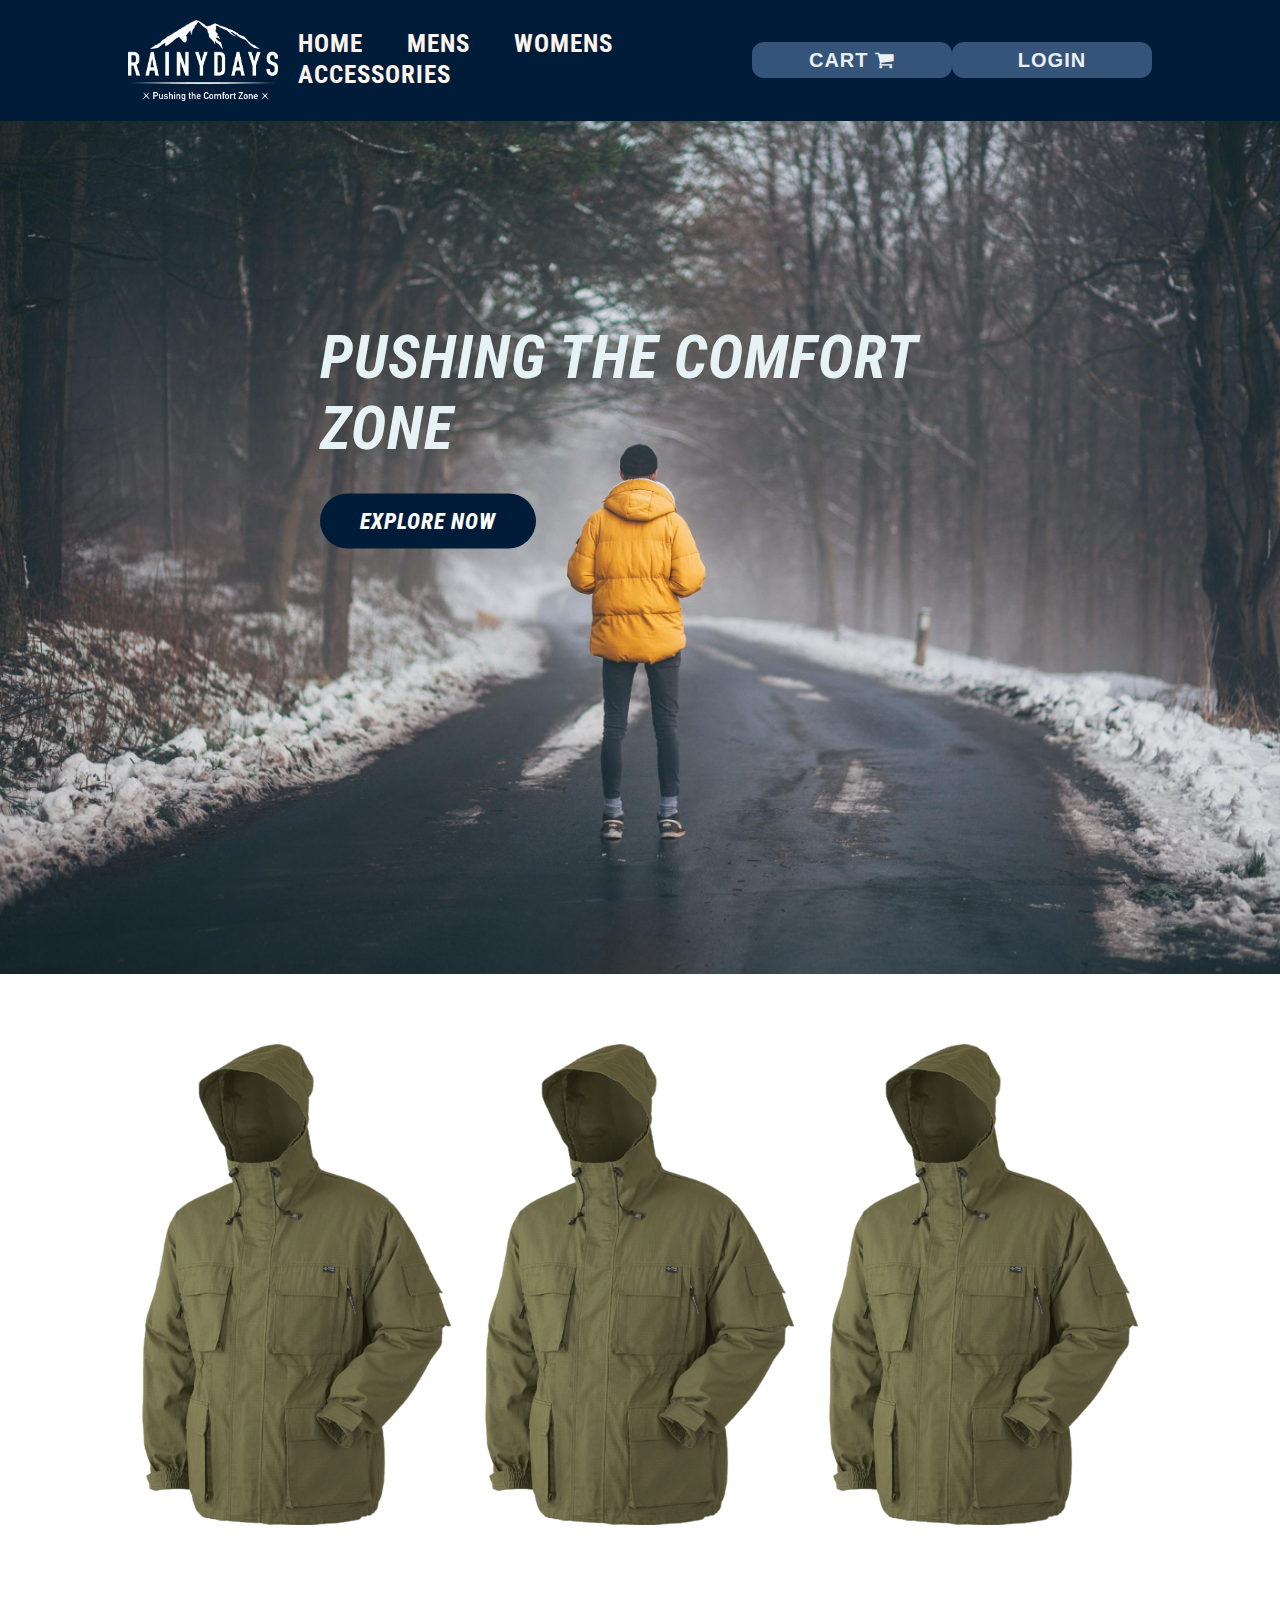
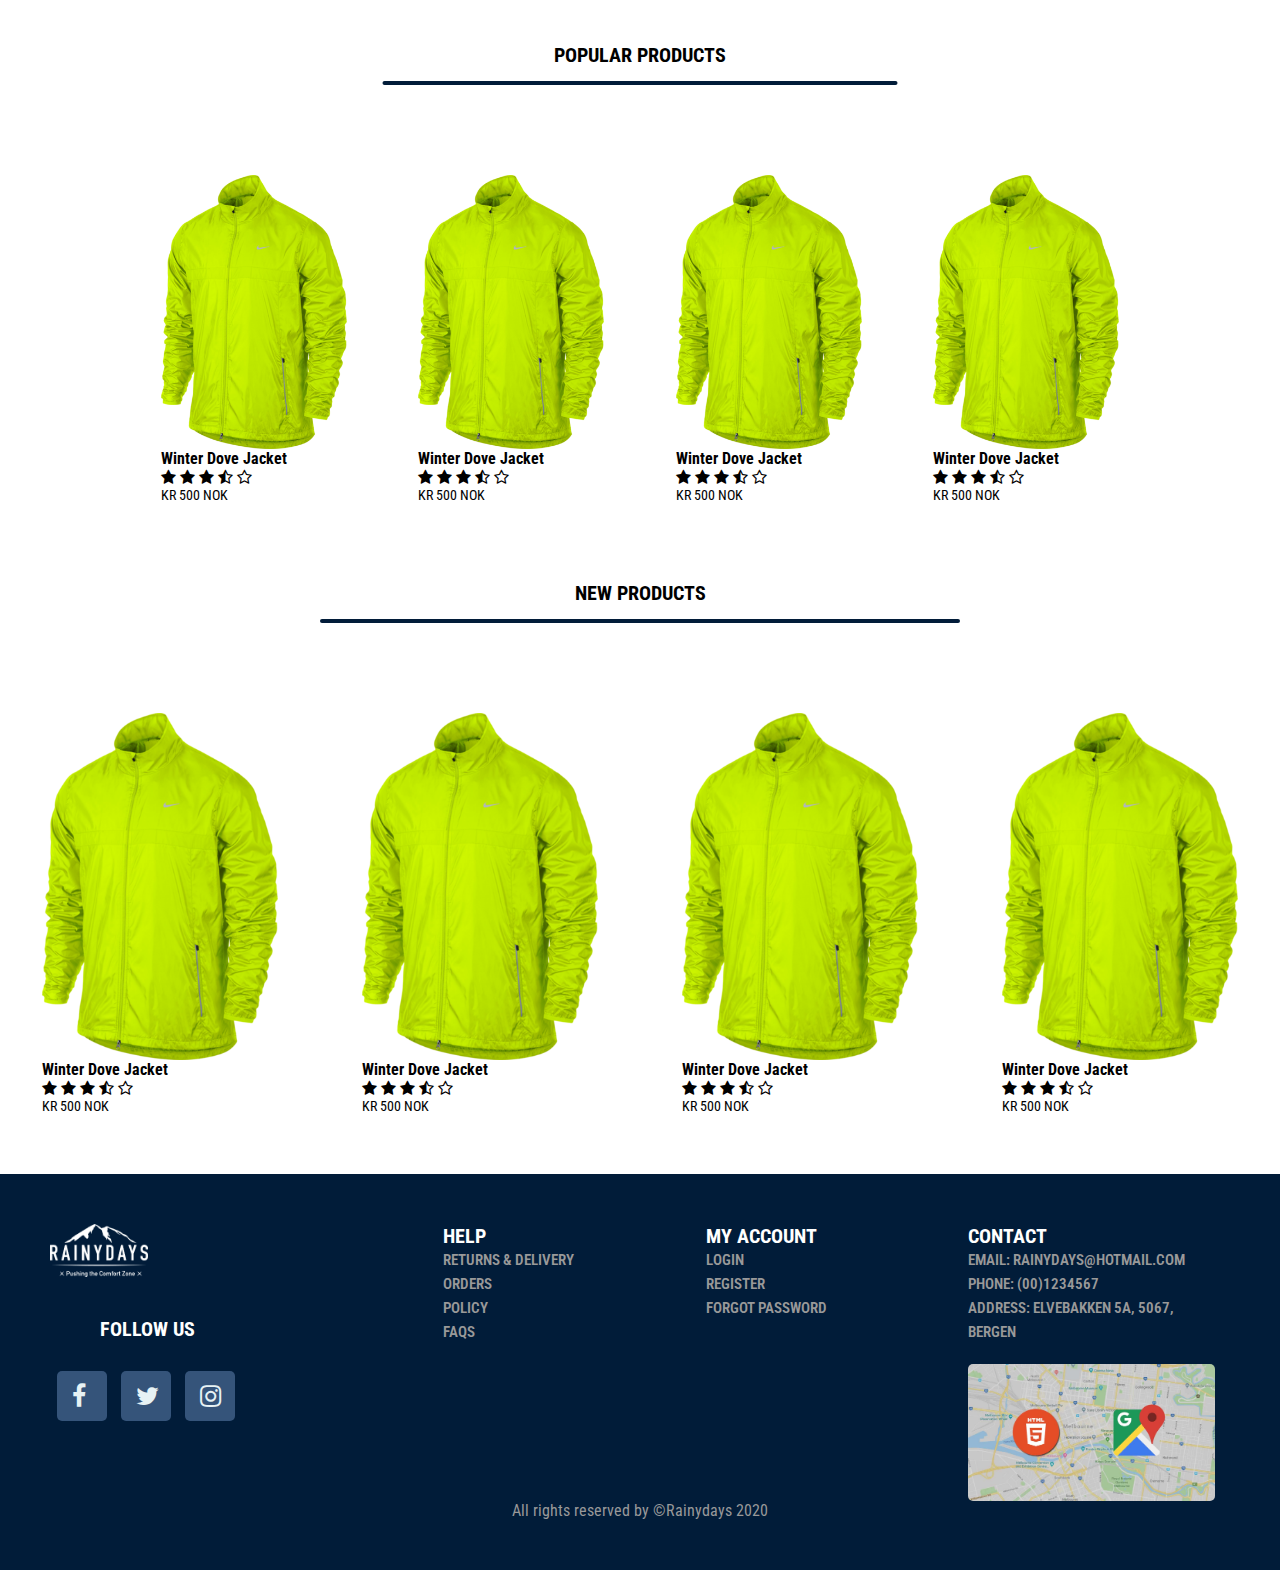
<file: index.html>
<html lang="en">
  <head>
    <meta charset="UTF-8" />
    <meta name="viewport" content="width=device-width, initial-scale=1.0" />
    <title>Rainydays</title>
    <link rel="stylesheet" href="style.css" />
    <link href="https://fonts.googleapis.com/css2?family=Roboto+Condensed:ital,wght@0,300;0,400;0,700;1,300;1,400;1,700&display=swap" rel="stylesheet">
    <link rel="stylesheet" href="https://stackpath.bootstrapcdn.com/font-awesome/4.7.0/css/font-awesome.min.css"> 
 </head>
  <body>
    <header>
        <a href="index.html">
            <img class="logo" src="images/logo.png" width="150px">
        </a>
        <nav>
            <ul class="nav-links">
                <li><a href="index.html" class="nav2">Home</a></li>
                <li><a href="products.html" class="nav2">mens</a></li>
                <li><a href="products.html" class="nav2">womens</a></li>
                <li><a href="products.html" class="nav2">accessories</a></li>
            </ul>
        </nav>
        <a href="cart.html"class="cta"><button>Cart  <i class="fa fa-shopping-cart"></i></button></a>
        <a class="cta" href="account.html"><Button>Login</Button></a>
    </header>
    
    <div class="main">
        <img src="images/snadder4_50.jpg">
        <div class="centered">Pushing the comfort zone <br>
            <a href="products.html" class="btn">Explore Now</a>
        </div>
        
    </div>
    

        </div>
        </div>
      </div>
    </div>
    <div class="categories">
        <div class="small-container">   
            <div class="row">
                <div class="col-3">
                    <img src="images/jacket1.png">
                </div>
                <div class="col-3">
                    <img src="images/jacket1.png">
                </div>
                <div class="col-3">
                    <img src="images/jacket1.png">
                </div>
        </div>
       
        </div>
    </div>
    <div class="small-container">
        <h2 class="title">Popular Products</h2>
        <div class="row">
            <div class="col-4">
                <a href="product-details.html">
                    <img src="images/jacket2.png">
                </a>
                    <h4> Winter Dove Jacket</h4>
                </a>
                
                <div class="rating">
                <i class="fa fa-star"></i>
                <i class="fa fa-star"></i>
                <i class="fa fa-star"></i>
                <i class="fa fa-star-half-o"></i>
                <i class="fa fa-star-o"></i>
            </div>
                <p>KR 500 NOK</p>
            </div>
            <div class="col-4">
                <a href="product-details.html">
                    <img src="images/jacket2.png">
                </a>              
                <h4> Winter Dove Jacket</h4>
                <div class="rating">
                <i class="fa fa-star"></i>
                <i class="fa fa-star"></i>  
                <i class="fa fa-star"></i>
                <i class="fa fa-star-half-o"></i>
                <i class="fa fa-star-o"></i>
            </div>
                <p>KR 500 NOK</p>
            </div>
            <div class="col-4">
                <a href="product-details.html">
                    <img src="images/jacket2.png">
                </a>
                <h4> Winter Dove Jacket</h4>
                <div class="rating">
                <i class="fa fa-star"></i>
                <i class="fa fa-star"></i>
                <i class="fa fa-star"></i>
                <i class="fa fa-star-half-o"></i>
                <i class="fa fa-star-o"></i>
            </div>
                <p>KR 500 NOK</p>
            </div>
            <div class="col-4">
                <a href="product-details.html">
                    <img src="images/jacket2.png">
                </a>
                <h4> Winter Dove Jacket</h4>
                <div class="rating">
                <i class="fa fa-star"></i>
                <i class="fa fa-star"></i>
                <i class="fa fa-star"></i>
                <i class="fa fa-star-half-o"></i>
                <i class="fa fa-star-o"></i>
            </div>
                <p>KR 500 NOK</p>
            </div>
            </div>
        </div>
        <h2 class="title">New Products</h2><div class="row">
            <div class="col-4">
                <a href="product-details.html">
                    <img src="images/jacket2.png">
                </a>
                <h4> Winter Dove Jacket</h4>
                <div class="rating">
                <i class="fa fa-star"></i>
                <i class="fa fa-star"></i>
                <i class="fa fa-star"></i>
                <i class="fa fa-star-half-o"></i>
                <i class="fa fa-star-o"></i>
            </div>
                <p>KR 500 NOK</p>
            </div>
            <div class="col-4">
                <a href="product-details.html">
                    <img src="images/jacket2.png">
                </a>
                <h4> Winter Dove Jacket</h4>
                <div class="rating">
                <i class="fa fa-star"></i>
                <i class="fa fa-star"></i>  
                <i class="fa fa-star"></i>
                <i class="fa fa-star-half-o"></i>
                <i class="fa fa-star-o"></i>
            </div>
                <p>KR 500 NOK</p>
            </div>
            <div class="col-4">
                <a href="product-details.html">
                    <img src="images/jacket2.png">
                </a>
                <h4> Winter Dove Jacket</h4>
                <div class="rating">
                <i class="fa fa-star"></i>
                <i class="fa fa-star"></i>
                <i class="fa fa-star"></i>
                <i class="fa fa-star-half-o"></i>
                <i class="fa fa-star-o"></i>
            </div>
                <p>KR 500 NOK</p>
            </div>
            <div class="col-4">
                <a href="product-details.html">
                    <img src="images/jacket2.png">
                </a>
                <h4> Winter Dove Jacket</h4>
                <div class="rating">
                <i class="fa fa-star"></i>
                <i class="fa fa-star"></i>
                <i class="fa fa-star"></i>
                <i class="fa fa-star-half-o"></i>
                <i class="fa fa-star-o"></i>
            </div>
                <p>KR 500 NOK</p>
            </div>
            </div>
        </div>
    </div>
    <footer class="footer">
        <div class="footer-left">
            <img src="images/logo.png">
            <h2>Follow us</h2>
            <div class="socials">
                <a href="#"><i class="fa fa-facebook"></i></a>
                <a href="#"><i class="fa fa-twitter"></i></a>
                <a href="#"><i class="fa fa-instagram"></i></a>
            </div>
        </div>
        <ul class="footer-right">
            <li>
                                    <h2>Help</h2>
                <ul class="box">
                    <li><a href="#">Returns & Delivery</a></li>
                    <li><a href="#">Orders</a></li>
                    <li><a href="#">Policy</a></li>
                    <li><a href="#">FAQs</a></li>
                </ul>
            </li>
            <li class="features">
                                 <h2>My account</h2>
                <ul class="box">
                    <li><a href="#">Login</a></li>
                    <li><a href="#">Register</a></li>
                    <li><a href="#">Forgot password</a></li>
                </ul>
            </li>
            <li>
                                    <h2>Contact</h2>
                <ul class="box">
                    <li><a href="#">Email: rainydays@hotmail.com</a></li>
                    <li><a href="#">phone: (00)1234567</a></li>
                    <li><a href="#">Address: Elvebakken 5a, 5067, Bergen </a></li>
                    <img src="images/maps.png" width="100%">
                </ul>
            </li>
        </ul>

        <div class="footer-bottom">
            <p>All rights reserved by &copy;Rainydays 2020</p>
        </div>
    </footer>
            </div>
        </div>
    </div>
  </body>
</html>
</file>
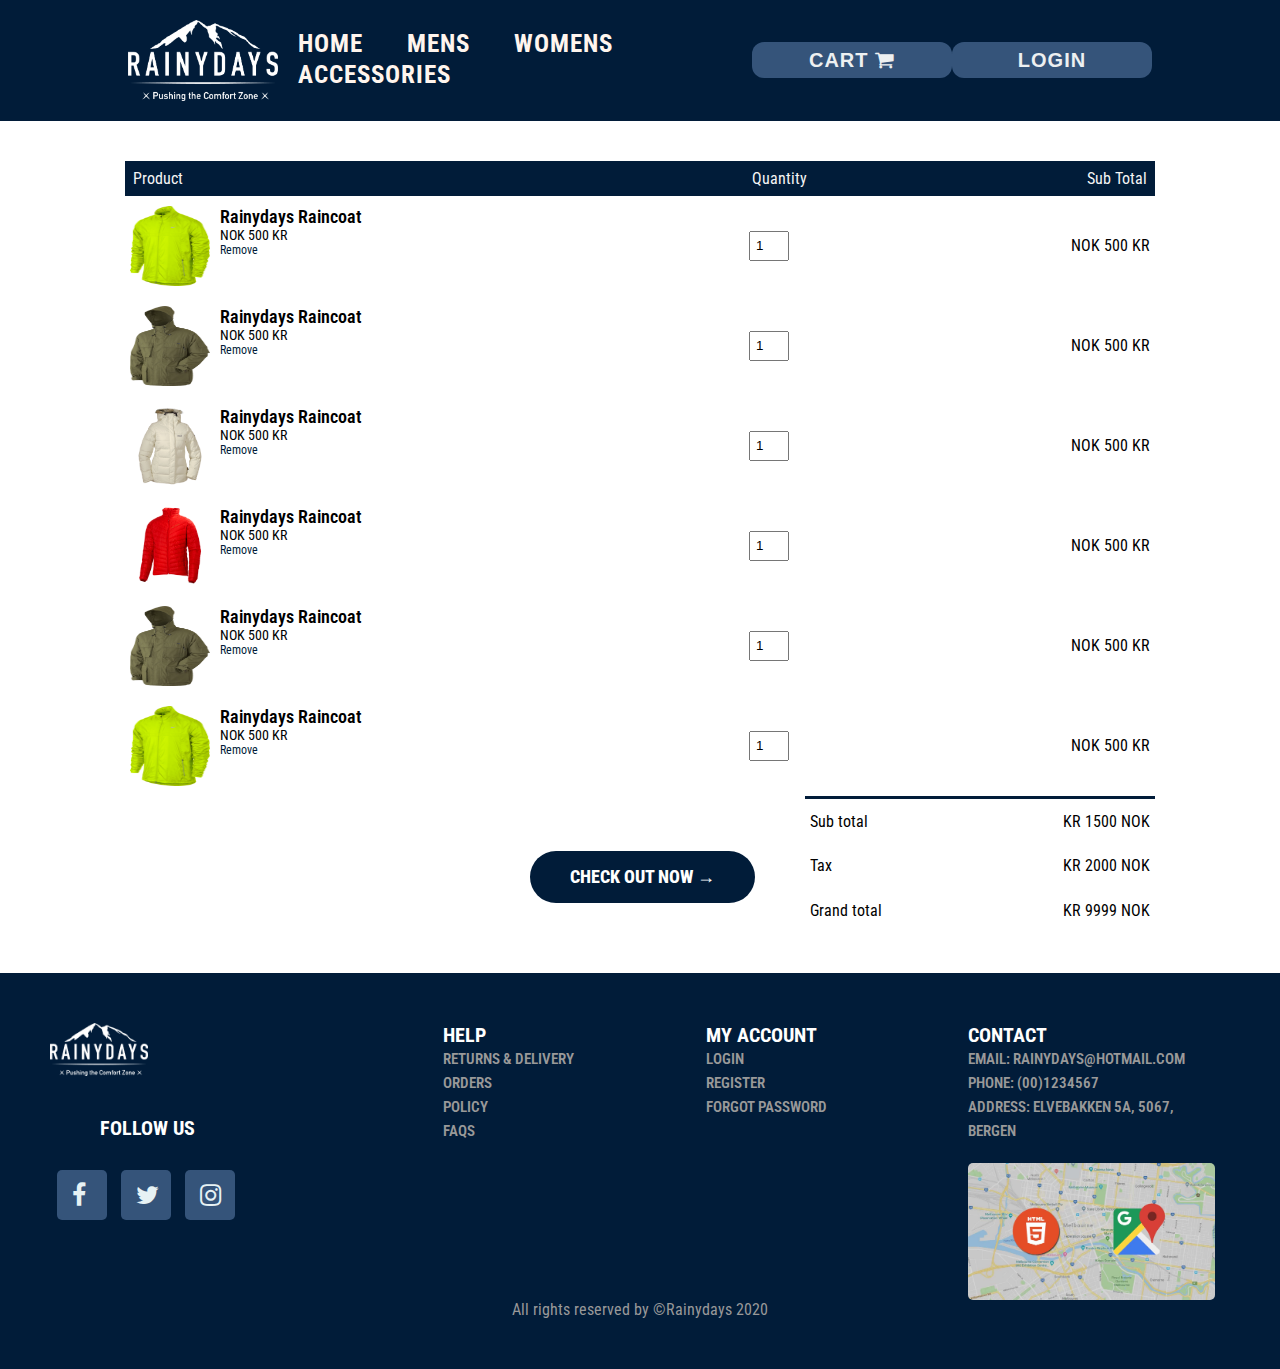
<file: cart.html>
<html lang="en">

<head>
    <meta charset="UTF-8" />
    <meta name="viewport" content="width=device-width, initial-scale=1.0" />
    <title>Rainydays</title>
    <link rel="stylesheet" href="style.css" />
    <link
        href="https://fonts.googleapis.com/css2?family=Roboto+Condensed:ital,wght@0,300;0,400;0,700;1,300;1,400;1,700&display=swap"
        rel="stylesheet">
    <link rel="stylesheet" href="https://stackpath.bootstrapcdn.com/font-awesome/4.7.0/css/font-awesome.min.css">
</head>

<body>
    <header>
        <a href="index.html">
            <img class="logo" src="images/logo.png" width="150px">
        </a>
        <nav>
            <ul class="nav-links">
                <li><a href="index.html" class="nav2">Home</a></li>
                <li><a href="products.html" class="nav2">mens</a></li>
                <li><a href="products.html" class="nav2">womens</a></li>
                <li><a href="products.html" class="nav2">accessories</a></li>
            </ul>
        </nav>
        <a href="cart.html"class="cta"><button>Cart  <i class="fa fa-shopping-cart"></i></button></a>
        <a class="cta" href="account.html"><Button>Login</Button></a>
    </header>
    </div>
    </div>
    </div>
    </div>
    <div class="small-container-cart">
        <table>
            <tr>
                <th>Product</th>
                <th>Quantity</th>
                <th>Sub total</th>
            </tr>
            <tr>
                <td>
                    <div class="cart-info">
                        <img src="images/jacket2.png">
                        <div>
                            <p>Rainydays Raincoat</p>
                            <small>NOK 500 KR</small>
                            <br>
                            <a href="">Remove</a>
                        </div>
                    </div>
                </td>
                <td> <input type="number" value="1"></td>
                <td>NOK 500 KR</td>
            </tr>
            <tr>
                <td>
                    <div class="cart-info">
                        <img src="images/jacket1.png">
                        <div>
                            <p>Rainydays Raincoat</p>
                            <small>NOK 500 KR</small>
                            <br>
                            <a href="">Remove</a>
                        </div>
                    </div>
                </td>
                <td> <input type="number" value="1"></td>
                <td>NOK 500 KR</td>
            </tr>
            <tr>
                <td>
                    <div class="cart-info">
                        <img src="images/jacket3.png">
                        <div>
                            <p>Rainydays Raincoat</p>
                            <small>NOK 500 KR</small>
                            <br>
                            <a href="">Remove</a>
                        </div>
                    </div>
                </td>
                <td> <input type="number" value="1"></td>
                <td>NOK 500 KR</td>
            </tr>
            <tr>
                <td>
                    <div class="cart-info">
                        <img src="images/jacket4.png">
                        <div>
                            <p>Rainydays Raincoat</p>
                            <small>NOK 500 KR</small>
                            <br>
                            <a href="">Remove</a>
                        </div>
                    </div>
                </td>
                <td> <input type="number" value="1"></td>
                <td>NOK 500 KR</td>
            </tr>
            <tr>
                <td>
                    <div class="cart-info">
                        <img src="images/jacket1.png">
                        <div>
                            <p>Rainydays Raincoat</p>
                            <small>NOK 500 KR</small>
                            <br>
                            <a href="">Remove</a>
                        </div>
                    </div>
                </td>
                <td> <input type="number" value="1"></td>
                <td>NOK 500 KR</td>
            </tr>
            <tr>
                <td>
                    <div class="cart-info">
                        <img src="images/jacket2.png">
                        <div>
                            <p>Rainydays Raincoat</p>
                            <small>NOK 500 KR</small>
                            <br>
                            <a href="">Remove</a>
                        </div>
                    </div>
                </td>
                <td> <input type="number" value="1"></td>
                <td>NOK 500 KR</td>
            </tr>
        </table>

<div class="total-price">
    <table>
        <tr>
            <td>Sub total</td>
            <td>KR 1500 NOK</td>
        </tr>
        <tr>
            <td>Tax</td>
            <td>KR 2000 NOK</td>
        </tr>
        <tr>
            <td>Grand total</td>
            <td>KR 9999 NOK</td>
        </tr>
        <div class="checkout">
        <a href="" class="btn">Check out now &rarr;</a>
    </div>
    </table>
    
</div>

        </div>
    </div>
    <footer class="footer">
        <div class="footer-left">
            <a href="index.html">
                <img src="images/logo.png">
            </a>
            <h2>Follow us</h2>
            <div class="socials">
                <a href="#"><i class="fa fa-facebook"></i></a>
                <a href="#"><i class="fa fa-twitter"></i></a>
                <a href="#"><i class="fa fa-instagram"></i></a>
            </div>
        </div>
        <ul class="footer-right">
            <li>
                <h2>Help</h2>
                <ul class="box">
                    <li><a href="#">Returns & Delivery</a></li>
                    <li><a href="#">Orders</a></li>
                    <li><a href="#">Policy</a></li>
                    <li><a href="#">FAQs</a></li>
                </ul>
            </li>
            <li class="features">
                <h2>My account</h2>
                <ul class="box">
                    <li><a href="#">Login</a></li>
                    <li><a href="#">Register</a></li>
                    <li><a href="#">Forgot password</a></li>
                </ul>
            </li>
            <li>
                <h2>Contact</h2>
                <ul class="box">
                    <li><a href="#">Email: rainydays@hotmail.com</a></li>
                    <li><a href="#">phone: (00)1234567</a></li>
                    <li><a href="#">Address: Elvebakken 5a, 5067, Bergen </a></li>
                    <img src="images/maps.png" width="100%">
                </ul>
            </li>
        </ul>

        <div class="footer-bottom">
            <p>All rights reserved by &copy;Rainydays 2020</p>
        </div>
    </footer>
    </div>
    </div>
    </div>

</body>

</html>
</file>
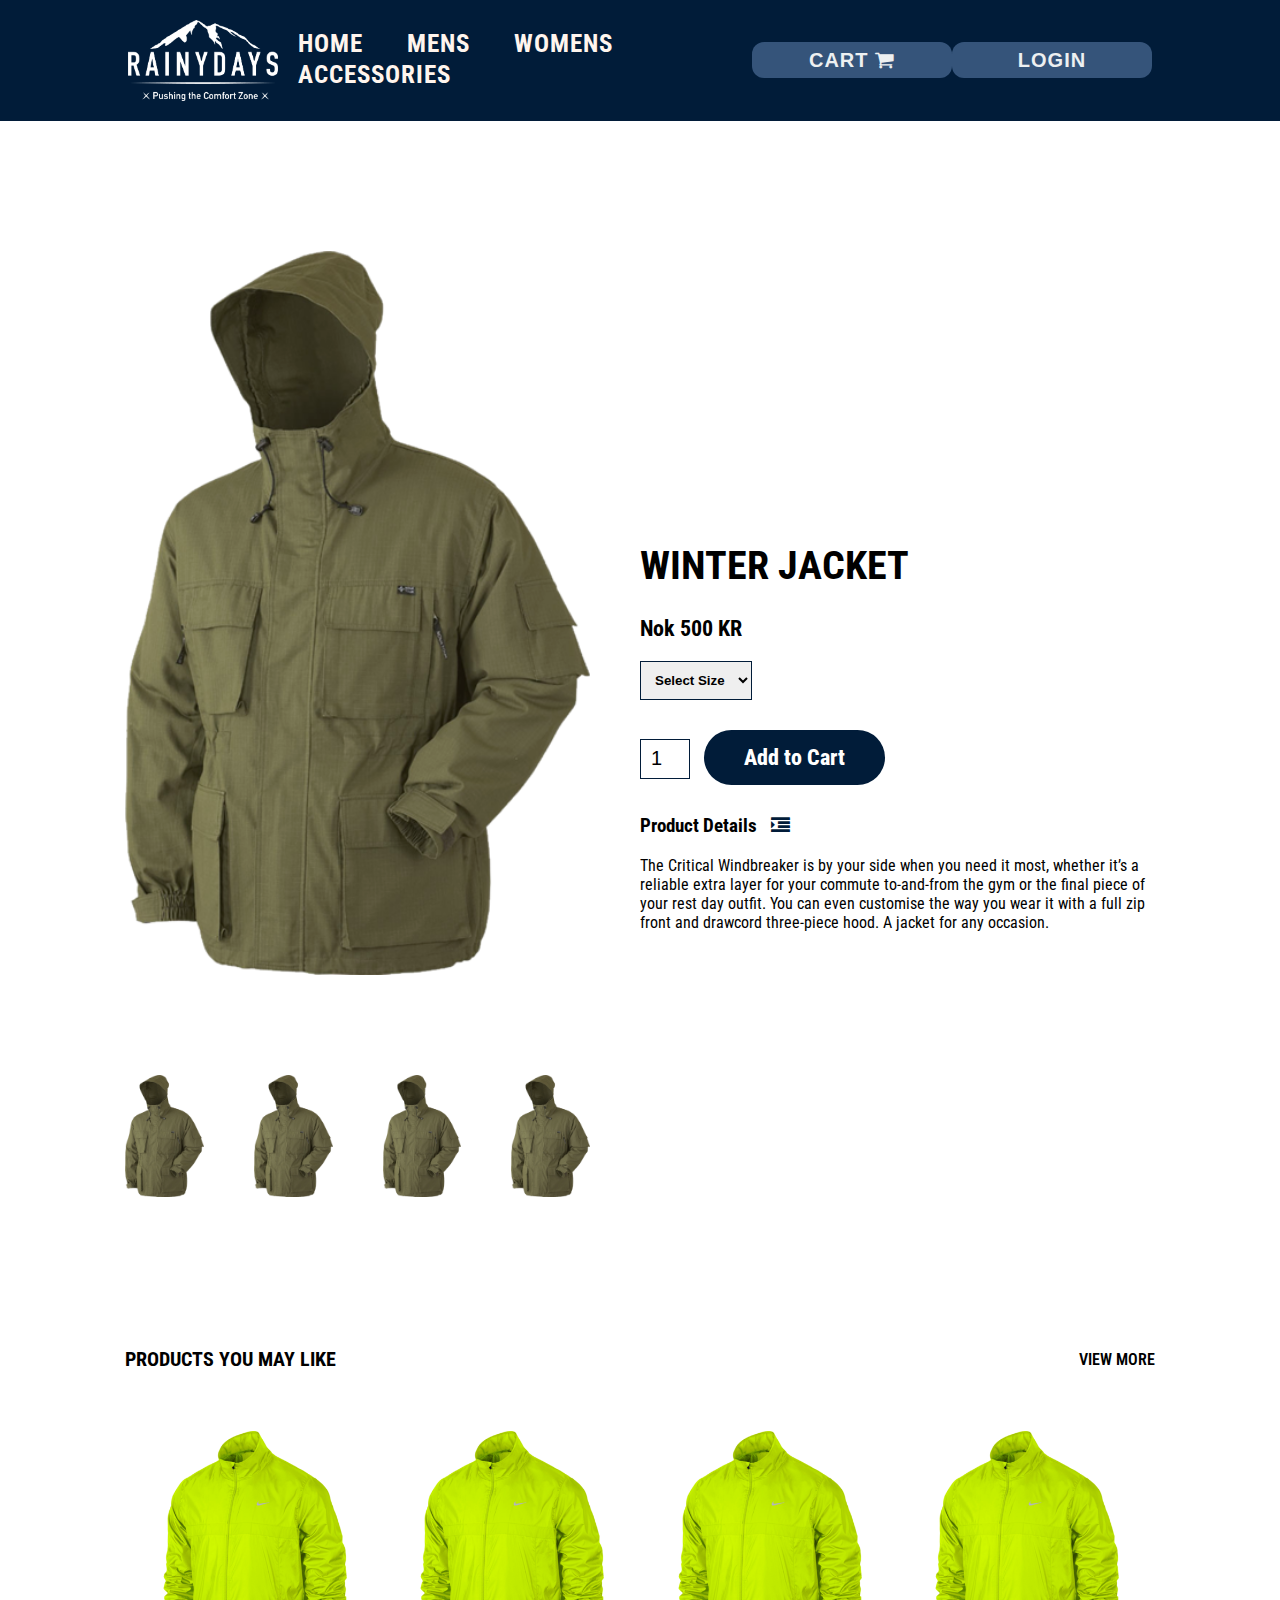
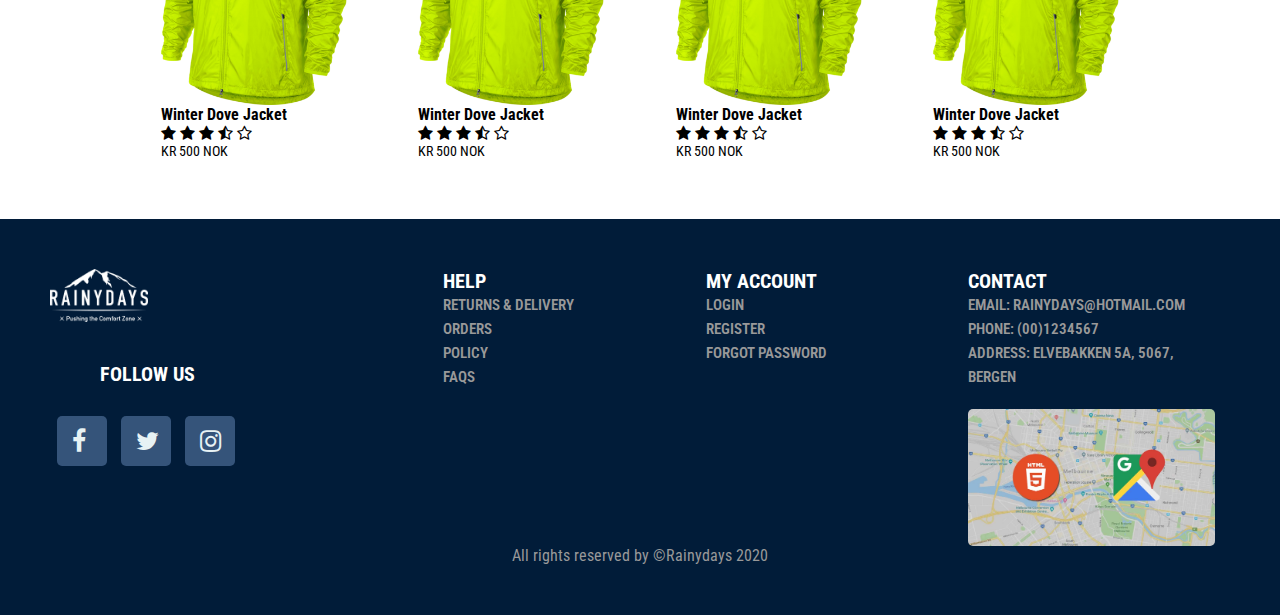
<file: product-details.html>
<html lang="en">

<head>
    <meta charset="UTF-8" />
    <meta name="viewport" content="width=device-width, initial-scale=1.0" />
    <title>Rainydays</title>
    <link rel="stylesheet" href="style.css" />
    <link
        href="https://fonts.googleapis.com/css2?family=Roboto+Condensed:ital,wght@0,300;0,400;0,700;1,300;1,400;1,700&display=swap"
        rel="stylesheet">
    <link rel="stylesheet" href="https://stackpath.bootstrapcdn.com/font-awesome/4.7.0/css/font-awesome.min.css">
</head>

<body>
    <header>
        <a href="index.html">
            <img class="logo" src="images/logo.png" width="150px">
        </a>
        <nav>
            <ul class="nav-links">
                <li><a href="index.html" class="nav2">Home</a></li>
                <li><a href="products.html" class="nav2">mens</a></li>
                <li><a href="products.html" class="nav2">womens</a></li>
                <li><a href="products.html" class="nav2">accessories</a></li>
            </ul>
        </nav>
        <a href="cart.html"class="cta"><button>Cart  <i class="fa fa-shopping-cart"></i></button></a>
        <a class="cta" href="account.html"><Button>Login</Button></a>
    </header>
    </div>
    </div>
    <div class="small-container single-product">
        <div class="row-product-detail">
            <div class="col-2-product-detail">
                <img src="images/jacket1.png" width="100%" id="Productimg">

                <div class="small-image-row">
                    <div class="small-img-col">
                        <img src="images/jacket1.png" width="100%" class="small-image">
                    </div>
                    <div class="small-img-col">
                        <img src="images/jacket1.png" width="100%" class="small-image">
                    </div>
                    <div class="small-img-col">
                        <img src="images/jacket1.png" width="100%" class="small-image">
                    </div>
                    <div class="small-img-col">
                        <img src="images/jacket1.png" width="100%" class="small-image">
                    </div>


                </div>

            </div>
            <div class="col-2-product-detail">
                <h1>Winter Jacket</h1>
                <h4>Nok 500 KR</h4>
                <select>
                    <option>Select size</option>
                    <option>S</option>
                    <option>M</option>
                    <option>L</option>
                    <option>XL</option>
                </select>
                <input type="number" value="1">
                <a href="" class="btn">Add to Cart</a>
                <h3>product details <i class="fa fa-indent"></i></h3>
                <br>
                <p>The Critical Windbreaker is by your side when you need it most, whether it’s a reliable extra layer
                    for your commute
                    to-and-from the gym or the final piece of your rest day outfit. You can even customise the way you
                    wear it with a
                    full zip front and drawcord three-piece hood. A jacket for any occasion.</p>
            </div>
        </div>
    </div>

    <div class="small-container">
        <div class="row row-2">
            <h2>Products You May Like</h2>
            <p>View More</p>
        </div>
    </div>


    <div class="small-container">


        <div class="row-product-detail">
            <div class="col-4">
                <a href="product-details.html">
                    <img src="images/jacket2.png">
                </a>
                <h4> Winter Dove Jacket</h4>
                <div class="rating">
                    <i class="fa fa-star"></i>
                    <i class="fa fa-star"></i>
                    <i class="fa fa-star"></i>
                    <i class="fa fa-star-half-o"></i>
                    <i class="fa fa-star-o"></i>
                </div>
                <p>KR 500 NOK</p>
            </div>
            <div class="col-4">
                <a href="product-details.html">
                    <img src="images/jacket2.png">
                </a>
                <h4> Winter Dove Jacket</h4>
                <div class="rating">
                    <i class="fa fa-star"></i>
                    <i class="fa fa-star"></i>
                    <i class="fa fa-star"></i>
                    <i class="fa fa-star-half-o"></i>
                    <i class="fa fa-star-o"></i>
                </div>
                <p>KR 500 NOK</p>
            </div>
            <div class="col-4">
                <a href="product-details.html">
                    <img src="images/jacket2.png">
                </a>
                <h4> Winter Dove Jacket</h4>
                <div class="rating">
                    <i class="fa fa-star"></i>
                    <i class="fa fa-star"></i>
                    <i class="fa fa-star"></i>
                    <i class="fa fa-star-half-o"></i>
                    <i class="fa fa-star-o"></i>
                </div>
                <p>KR 500 NOK</p>
            </div>
            <div class="col-4">
                <a href="product-details.html">
                    <img src="images/jacket2.png">
                </a>
                <h4> Winter Dove Jacket</h4>
                <div class="rating">
                    <i class="fa fa-star"></i>
                    <i class="fa fa-star"></i>
                    <i class="fa fa-star"></i>
                    <i class="fa fa-star-half-o"></i>
                    <i class="fa fa-star-o"></i>
                </div>
                <p>KR 500 NOK</p>
            </div>
        </div>
    </div>
    </div>
    </div>
    <footer class="footer">
        <div class="footer-left">
            <a href="index.html">
                <img src="images/logo.png">
            </a>
            <h2>Follow us</h2>
            <div class="socials">
                <a href="#"><i class="fa fa-facebook"></i></a>
                <a href="#"><i class="fa fa-twitter"></i></a>
                <a href="#"><i class="fa fa-instagram"></i></a>
            </div>
        </div>
        <ul class="footer-right">
            <li>
                <h2>Help</h2>
                <ul class="box">
                    <li><a href="#">Returns & Delivery</a></li>
                    <li><a href="#">Orders</a></li>
                    <li><a href="#">Policy</a></li>
                    <li><a href="#">FAQs</a></li>
                </ul>
            </li>
            <li class="features">
                <h2>My account</h2>
                <ul class="box">
                    <li><a href="#">Login</a></li>
                    <li><a href="#">Register</a></li>
                    <li><a href="#">Forgot password</a></li>
                </ul>
            </li>
            <li>
                <h2>Contact</h2>
                <ul class="box">
                    <li><a href="#">Email: rainydays@hotmail.com</a></li>
                    <li><a href="#">phone: (00)1234567</a></li>
                    <li><a href="#">Address: Elvebakken 5a, 5067, Bergen </a></li>
                    <img src="images/maps.png" width="100%">
                </ul>
            </li>
        </ul>

        <div class="footer-bottom">
            <p>All rights reserved by &copy;Rainydays 2020</p>
        </div>
    </footer>
    </div>
    </div>
    </div>
    <script>
        var productimg = document.getElementById("productimg")
        var smallimg = document.getElementByClassName("small-img")

        smallimg[0].onclick = function () {
            productimg.src = smallimg[0].src;
        }
        smallimg[1].onclick = function () {
            productimg.src = smallimg[1].src;
        }
        smallimg[2].onclick = function () {
            productimg.src = smallimg[2].src;
        }
        smallimg[3].onclick = function () {
            productimg.src = smallimg[3].src;
        }
    </script>
</body>

</html>
</file>
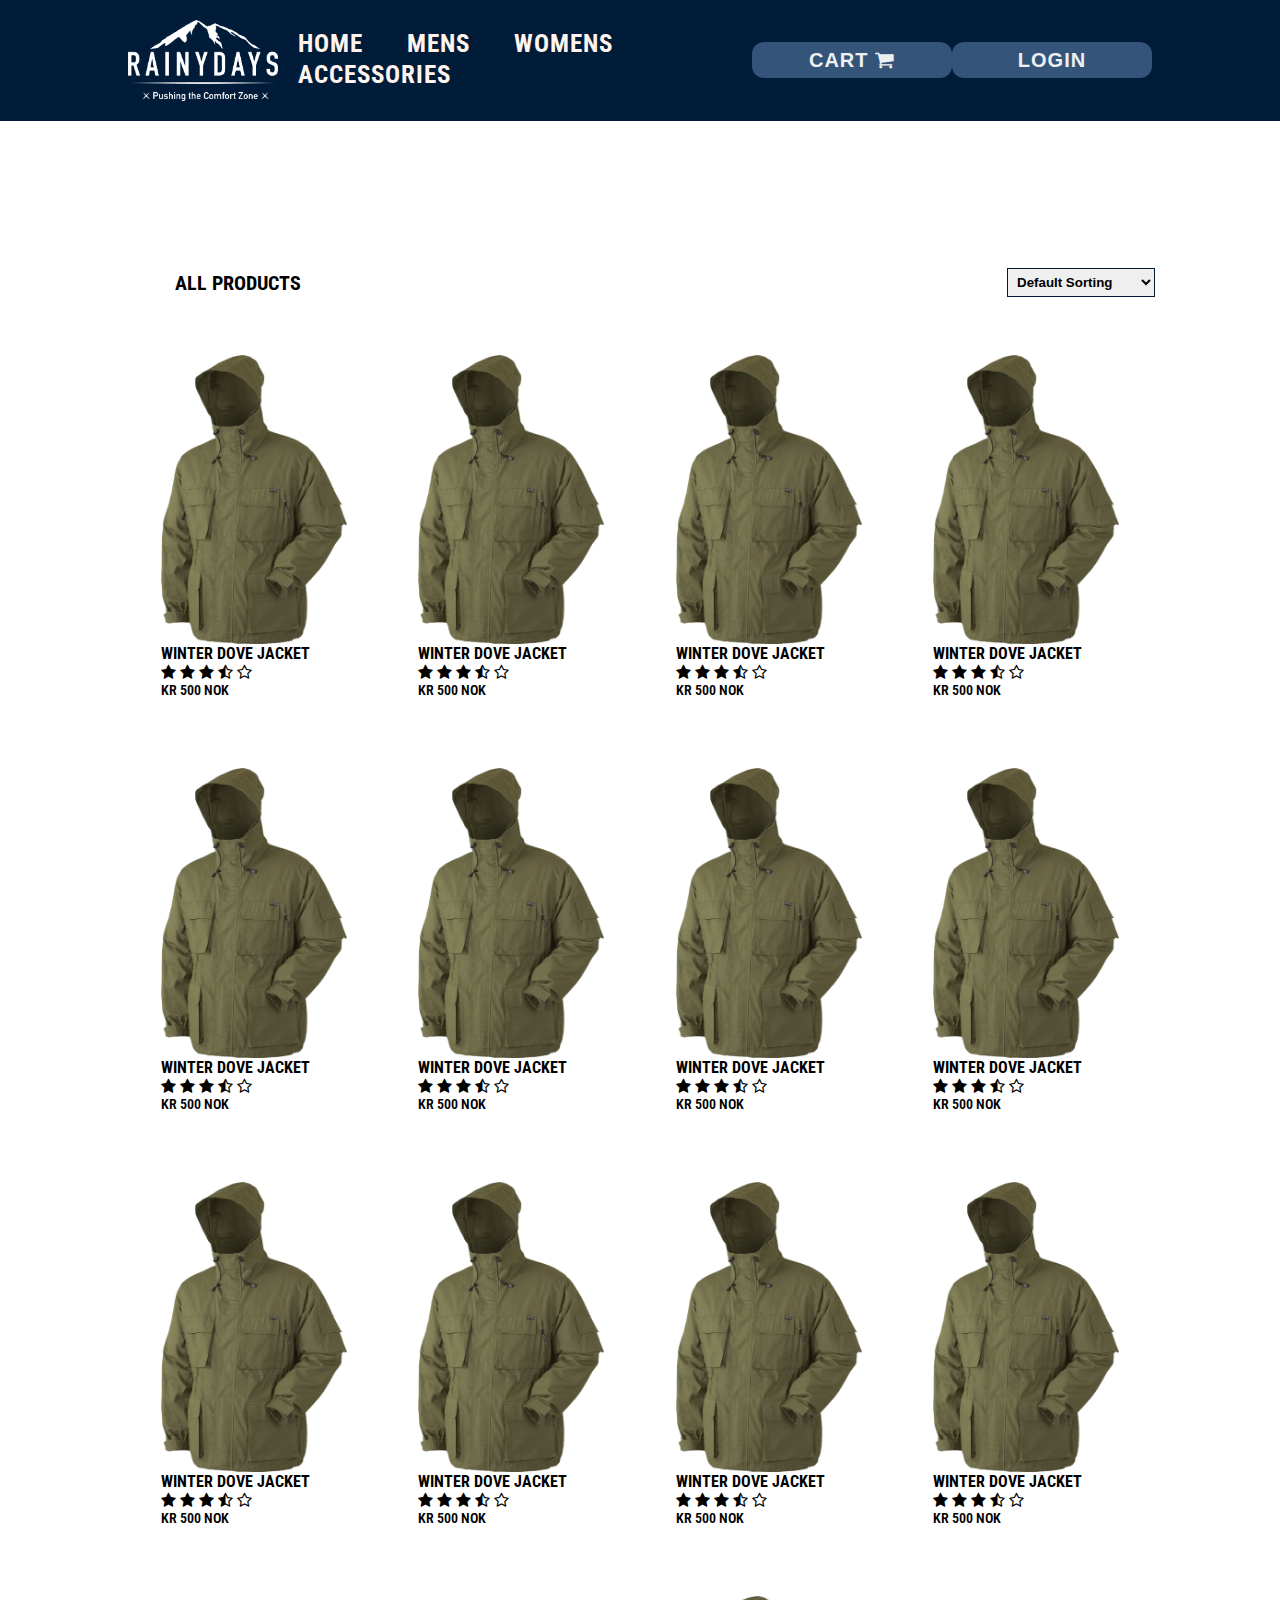
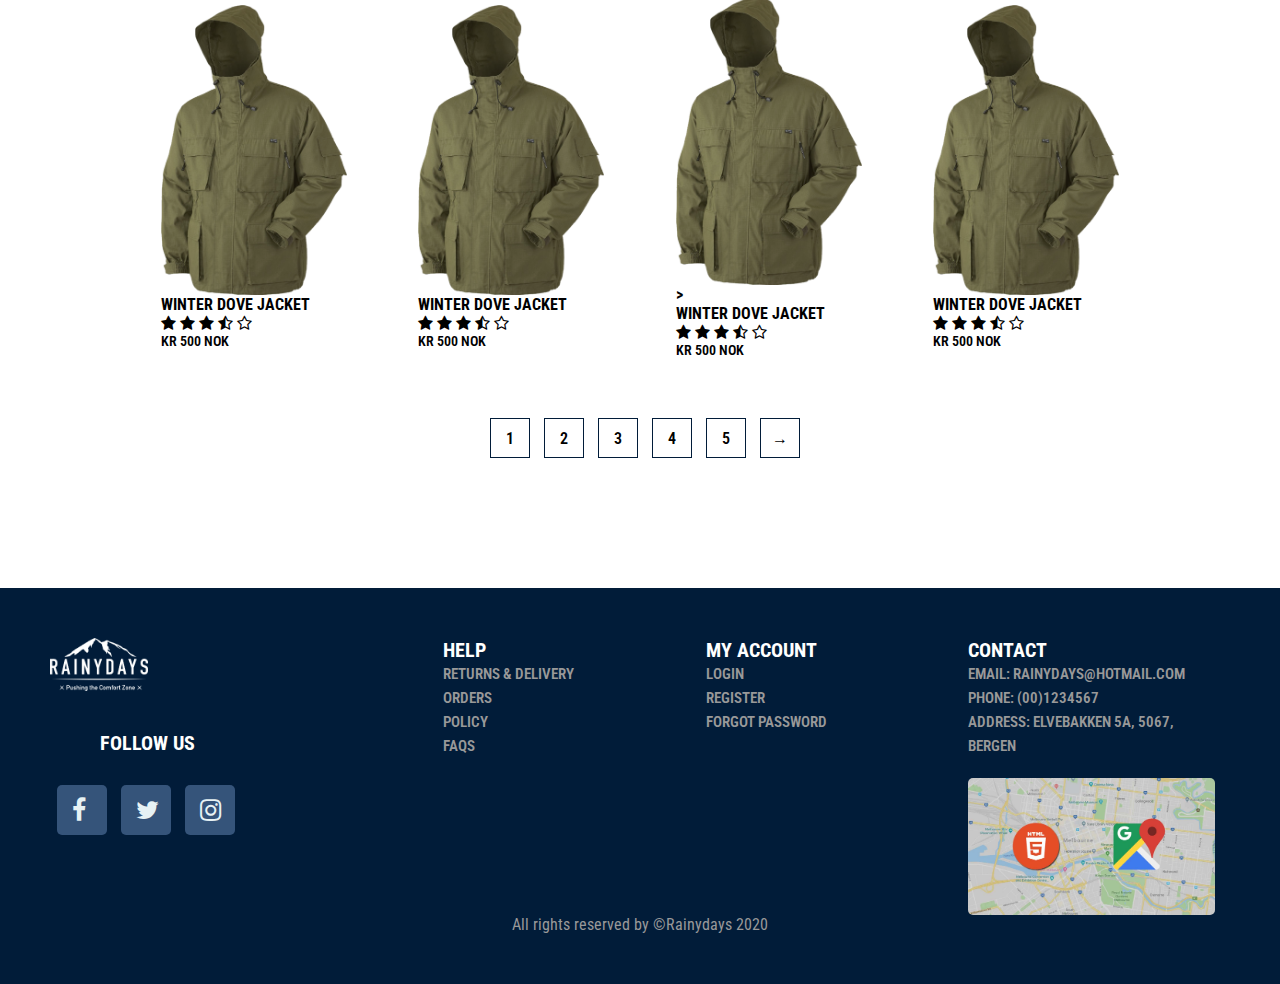
<file: products.html>
<html lang="en">

<head>
    <meta charset="UTF-8" />
    <meta name="viewport" content="width=device-width, initial-scale=1.0" />
    <title>Rainydays</title>
    <link rel="stylesheet" href="style.css" />
    <link
        href="https://fonts.googleapis.com/css2?family=Roboto+Condensed:ital,wght@0,300;0,400;0,700;1,300;1,400;1,700&display=swap"
        rel="stylesheet">
    <link rel="stylesheet" href="https://stackpath.bootstrapcdn.com/font-awesome/4.7.0/css/font-awesome.min.css">
</head>

<body>
    <header>
        <a href="index.html">
            <img src="images/logo.png" width="150px">
        </a>
        <nav>
            <ul class="nav-links">
                <li><a href="index.html" class="nav2">Home</a></li>
                <li><a href="products.html" class="nav2">mens</a></li>
                <li><a href="products.html" class="nav2">womens</a></li>
                <li><a href="products.html" class="nav2">accessories</a></li>
            </ul>
        </nav>
        <a href="cart.html"class="cta"><button>Cart  <i class="fa fa-shopping-cart"></i></button></a>
        <a class="cta" href="account.html"><Button>Login</Button></a>
    </header>
    </div>
    </div>
    <div class="small-container-products">
        <div class="row row-2">
            <h2>All products</h2>
            <select>
                <option>Default Sorting</option>
                <option>Price low to high</option>
                <option>price high to low</option>
                <option>by popularity</option>
                <option>By rating</option>
            </select>
            <div class="row" >
            <div class="col-4">
                <a href="product-details.html">
                    <img src="images/jacket1.png">
                </a>
                <h4> Winter Dove Jacket</h4>
                <div class="rating">
                    <i class="fa fa-star"></i>
                    <i class="fa fa-star"></i>
                    <i class="fa fa-star"></i>
                    <i class="fa fa-star-half-o"></i>
                    <i class="fa fa-star-o"></i>
                </div>
                <p>KR 500 NOK</p>
            </div>
            <div class="col-4">
                <a href="product-details.html">
                    <img src="images/jacket1.png">
                </a>
                <h4> Winter Dove Jacket</h4>
                <div class="rating">
                    <i class="fa fa-star"></i>
                    <i class="fa fa-star"></i>  
                    <i class="fa fa-star"></i>
                    <i class="fa fa-star-half-o"></i>
                    <i class="fa fa-star-o"></i>
                </div>
                <p>KR 500 NOK</p>
            </div>
            <div class="col-4">
                <a href="product-details.html">
                    <img src="images/jacket1.png">
                </a>
                <h4> Winter Dove Jacket</h4>
                <div class="rating">
                    <i class="fa fa-star"></i>
                    <i class="fa fa-star"></i>
                    <i class="fa fa-star"></i>
                    <i class="fa fa-star-half-o"></i>
                    <i class="fa fa-star-o"></i>
                </div>
                <p>KR 500 NOK</p>
            </div>
            <div class="col-4">
                <a href="product-details.html">
                    <img src="images/jacket1.png">
                </a>
                <h4> Winter Dove Jacket</h4>
                <div class="rating">
                    <i class="fa fa-star"></i>
                    <i class="fa fa-star"></i>
                    <i class="fa fa-star"></i>
                    <i class="fa fa-star-half-o"></i>
                    <i class="fa fa-star-o"></i>
                </div>
                <p>KR 500 NOK</p>
            </div>
        </div>
            <div class="row" >
            <div class="col-4">
                <a href="product-details.html">
                    <img src="images/jacket1.png">
                </a>
                <h4> Winter Dove Jacket</h4>
                <div class="rating">
                    <i class="fa fa-star"></i>
                    <i class="fa fa-star"></i>
                    <i class="fa fa-star"></i>
                    <i class="fa fa-star-half-o"></i>
                    <i class="fa fa-star-o"></i>
                </div>
                <p>KR 500 NOK</p>
            </div>
            <div class="col-4">
                <a href="product-details.html">
                    <img src="images/jacket1.png">
                </a>
                <h4> Winter Dove Jacket</h4>
                <div class="rating">
                    <i class="fa fa-star"></i>
                    <i class="fa fa-star"></i>
                    <i class="fa fa-star"></i>
                    <i class="fa fa-star-half-o"></i>
                    <i class="fa fa-star-o"></i>
                </div>
                <p>KR 500 NOK</p>
            </div>
            <div class="col-4">
                <a href="product-details.html">
                    <img src="images/jacket1.png">
                </a>
                <h4> Winter Dove Jacket</h4>
                <div class="rating">
                    <i class="fa fa-star"></i>
                    <i class="fa fa-star"></i>
                    <i class="fa fa-star"></i>
                    <i class="fa fa-star-half-o"></i>
                    <i class="fa fa-star-o"></i>
                </div>
                <p>KR 500 NOK</p>
            </div>
            <div class="col-4">
                <a href="product-details.html">
                    <img src="images/jacket1.png">
                </a>
                <h4> Winter Dove Jacket</h4>
                <div class="rating">
                    <i class="fa fa-star"></i>
                    <i class="fa fa-star"></i>
                    <i class="fa fa-star"></i>
                    <i class="fa fa-star-half-o"></i>
                    <i class="fa fa-star-o"></i>
                </div>
                <p>KR 500 NOK</p>
            </div>
        </div>
            <div class="row" >
            <div class="col-4">
                <a href="product-details.html">
                    <img src="images/jacket1.png">
                </a>
                <h4> Winter Dove Jacket</h4>
                <div class="rating">
                    <i class="fa fa-star"></i>
                    <i class="fa fa-star"></i>
                    <i class="fa fa-star"></i>
                    <i class="fa fa-star-half-o"></i>
                    <i class="fa fa-star-o"></i>
                </div>
                <p>KR 500 NOK</p>
            </div>
            <div class="col-4">
                <a href="product-details.html">
                    <img src="images/jacket1.png">
                </a>
                <h4> Winter Dove Jacket</h4>
                <div class="rating">
                    <i class="fa fa-star"></i>
                    <i class="fa fa-star"></i>
                    <i class="fa fa-star"></i>
                    <i class="fa fa-star-half-o"></i>
                    <i class="fa fa-star-o"></i>
                </div>
                <p>KR 500 NOK</p>
            </div>
            <div class="col-4">
                <a href="product-details.html">
                    <img src="images/jacket1.png">
                </a>
                <h4> Winter Dove Jacket</h4>
                <div class="rating">
                    <i class="fa fa-star"></i>
                    <i class="fa fa-star"></i>
                    <i class="fa fa-star"></i>
                    <i class="fa fa-star-half-o"></i>
                    <i class="fa fa-star-o"></i>
                </div>
                <p>KR 500 NOK</p>
            </div>
            <div class="col-4">
                <a href="product-details.html">
                    <img src="images/jacket1.png">
                </a>
                <h4> Winter Dove Jacket</h4>
                <div class="rating">
                    <i class="fa fa-star"></i>
                    <i class="fa fa-star"></i>
                    <i class="fa fa-star"></i>
                    <i class="fa fa-star-half-o"></i>
                    <i class="fa fa-star-o"></i>
                </div>
                <p>KR 500 NOK</p>
            </div>
        </div>
            <div class="row" >
            <div class="col-4">
                <a href="product-details.html">
                    <img src="images/jacket1.png">
                </a>
                <h4> Winter Dove Jacket</h4>
                <div class="rating">
                    <i class="fa fa-star"></i>
                    <i class="fa fa-star"></i>
                    <i class="fa fa-star"></i>
                    <i class="fa fa-star-half-o"></i>
                    <i class="fa fa-star-o"></i>
                </div>
                <p>KR 500 NOK</p>
            </div>
            <div class="col-4">
                <a href="product-details.html">
                    <img src="images/jacket1.png">
                </a>
                <h4> Winter Dove Jacket</h4>
                <div class="rating">
                    <i class="fa fa-star"></i>
                    <i class="fa fa-star"></i>
                    <i class="fa fa-star"></i>
                    <i class="fa fa-star-half-o"></i>
                    <i class="fa fa-star-o"></i>
                </div>
                <p>KR 500 NOK</p>
            </div>
            <div class="col-4">
                <a href="product-details.html">
                    <img src="images/jacket1.png">
                </a>>
                <h4> Winter Dove Jacket</h4>
                <div class="rating">
                    <i class="fa fa-star"></i>
                    <i class="fa fa-star"></i>
                    <i class="fa fa-star"></i>
                    <i class="fa fa-star-half-o"></i>
                    <i class="fa fa-star-o"></i>
                </div>
                <p>KR 500 NOK</p>
            </div>
            <div class="col-4">
                <a href="product-details.html">
                    <img src="images/jacket1.png">
                </a>
                <h4> Winter Dove Jacket</h4>
                <div class="rating">
                    <i class="fa fa-star"></i>
                    <i class="fa fa-star"></i>
                    <i class="fa fa-star"></i>
                    <i class="fa fa-star-half-o"></i>
                    <i class="fa fa-star-o"></i>
                </div>
                <p>KR 500 NOK</p>
            </div>
        </div>
        <div class="page-btn">
            <span>1</span>
            <span>2</span>
            <span>3</span>
            <span>4</span>
            <span>5</span>
            <span>&#8594;</span>
        </div>
    </div>
    </div>
    </div>
    <footer class="footer">
        <div class="footer-left">           
            <a href="index.html">
                <img src="images/logo.png" alt="">
            </a>
            <h2>Follow us</h2>
            <div class="socials">
                <a href="#"><i class="fa fa-facebook"></i></a>
                <a href="#"><i class="fa fa-twitter"></i></a>
                <a href="#"><i class="fa fa-instagram"></i></a>
            </div>
        </div>
        <ul class="footer-right">
            <li>
                <h2>Help</h2>
                <ul class="box">
                    <li><a href="#">Returns & Delivery</a></li>
                    <li><a href="#">Orders</a></li>
                    <li><a href="#">Policy</a></li>
                    <li><a href="#">FAQs</a></li>
                </ul>
            </li>
            <li class="features">
                <h2>My account</h2>
                <ul class="box">
                    <li><a href="#">Login</a></li>
                    <li><a href="#">Register</a></li>
                    <li><a href="#">Forgot password</a></li>
                </ul>
            </li>
            <li>
                <h2>Contact</h2>
                <ul class="box">
                    <li><a href="#">Email: rainydays@hotmail.com</a></li>
                    <li><a href="#">phone: (00)1234567</a></li>
                    <li><a href="#">Address: Elvebakken 5a, 5067, Bergen </a></li>
                    <img src="images/maps.png" width="100%">
                </ul>
            </li>
        </ul>

        <div class="footer-bottom">
            <p>All rights reserved by &copy;Rainydays 2020</p>
        </div>
    </footer>
    </div>
    </div>
    </div>
</body>

</html>
</file>
<file: style.css>
*{
    margin: 0;
    padding: 0;
    box-sizing: border-box;
}
body{
    font-family: 'Roboto Condensed', sans-serif;
}
button{
    font-size: 20px;
    font-weight: 800;
    color: #edf0f1;
    text-decoration: none;
    width: 200px;
}
header{
    display: flex;
    justify-content: space-between;
    align-items: center;
    padding: 20px 10%;
}
.logo{
    cursor: pointer;
}
.nav-links{
    list-style: none;
}
.nav-links li{
    display: inline-block;
    padding: 0px 20px;
    align-items: center;
    letter-spacing: 1px;

}
.nav-links li a{
    transition: all 0.3s ease 0s;
}
.nav-links li a:hover{
    color:  rgba(165, 162, 162, 0.623);
}
header{
    background-color: #011c39;
}
button{
    padding: 8px 14px;
    background-color: #35547a;
    border: none;
    border-radius: 12px;
    cursor: pointer;
    transition: all 0.3s ease 0s;
    text-transform: uppercase;
    line-height: 20px;
    font-weight: 700;
    max-height: 40px;
    letter-spacing: 1px;
}
button:hover{
    background-color: #9c9ea0;
}

li a{
    font-size: 25px;
    text-transform: uppercase;
    text-decoration: none;
    font-weight: 700;
    color: seashell;
    
}
.nav2::after{
    content: '';
    display: block;
    width: 0;
    height: 2px;
    background:#fff;
    transition: width .3s;
}
.nav2:hover::after{
    width: 100%;
    transition: width .3s;
}
.cart{
    width: 60px;
    
}
.container{
    max-width: 1300px;
    margin: auto;
    padding-left: 25px;
    padding-right: 25px;
}
.row{
    display: flex;
    align-items: center;
    flex-wrap: wrap;
    justify-content: space-around;
}
.col-2{
    flex-basis: 100%;
    min-width: 300px;
    padding: 20%;
}
.main{
    font-size: 60px;
    font-weight: bolder;
    color: #e7f2f4;
    text-transform: uppercase;
    font-style: oblique;
    letter-spacing: 1px;
}
.main img{
    background-size: cover;
    max-width: 100%;
    background-repeat: no-repeat;
    max-height: 100%;
    background-image: linear-gradient(rgba(0,0,0,0.5)rgba(0,0,0,0.5));
  }
.centered {
    position: absolute;
    top: 50%;
    left: 50%;
    transform: translate(-50%, -50%);
}
.col-2 img{
    max-width: 100%;
    padding: 50px 0;
    background-size: cover;
}
.col-2 h1{
    font-size: 70px;
    line-height: 60px;
    margin: 25px 0;
    text-transform: uppercase;
    font-weight: bolder;
    color: whitesmoke;
}
.btn{
    display: inline-block;
    background: #011c39;
    color: white;
    padding: 15px 40px;
    margin: 30px 0;
    border-radius:  30px;
    text-decoration: none;
    font-weight: 800;
    font-size: 22px;
}
.btn:hover{
    background: rgb(30, 36, 42);
}
.header{
    background: linear-gradient(rgb(253, 172, 79),rgb(255, 255, 255));
}
.categories{
    margin: 70px 0;
}
.col-3{
    flex-basis: 30%;
    min-width: 250px;
    margin-bottom: 30px;
}
.col-3 img{
    width: 100%;
}
.small-container{
    max-width: 1080px;
    margin: auto;
    padding-left: 25px;
    padding-right: 25px;
}
.small-container-products{
    max-width: 1080px;
    margin: auto;
    padding-left: 25px;
    padding-right: 25px;
}
.small-container-products h2{
    padding: 50px;
}
.col-4{
    flex-basis: 20%;
    padding: 10px;
    min-width: 200px;
    margin-bottom: 50px;
    transition: transform 0.5s;
    max-width: 100%;
}
.col-4 img{
    width: 100%;
}
.title{
    text-align: center;
    margin: 0 auto 80px;
    position: relative;
    line-height: 60px;
    color: black;
}
.title::after{
    content: '';
    background: #011c39;
    width: 50%;
    height: 4px;
    border-radius: 5px;
    position: absolute;
    bottom: 0;
    left: 50%;
    transform: translate(-50%);
}
h4{
    color: black;
    font-weight: bold;
    text-decoration: none;
}
.col-4 p{
    font-size: 14px;
}
.rating .fa{
    color: black;
}
.col-4:hover{
    transform: translateY(-7px);
}

main{
    display: -webkit-flex;
    display: -moz-flex;
    display: -ms-flex;
    display: -o-flex;
    display: flex;
    align-items: center;
    justify-content: center;
    color: #9b9b9b;
    line-height: 3.8;
    font-size: 80px;
    text-transform: uppercase;
    font-weight: bold;
}
footer{
    display: -webkit-flex;
    display: -moz-flex;
    display: -ms-flex;
    display: -o-flex;
    display: flex;
    flex-flow: row wrap;
    padding: 50px;
    color: #fff;
    background-color: #011c39;
}
.footer > *{
    flex: 1 100%;
}
.footer li a:hover{
    color: #fff;
}
.footer-left{
    margin-right: 0px;
    margin-bottom: 20px;
}
.footer-left h2{
    margin-left: 50px;
}
.footer-left img{
    width: 25%;
    margin-bottom: 40px;
}
h2{
    font-weight: 700;
    font-size: 20px;
    text-transform: uppercase;
}
.footer ul{
    list-style: none;
    padding-left: 0;
}
.footer li{
   line-height: 24px;
}
.footer a{
    text-decoration: none;
}
.footer-right{
    display: -webkit-flex;
    display: -moz-flex;
    display: -ms-flex;
    display: -o-flex;
    display: flex;
    flex-flow: row wrap;
}
.footer-right > *{
 flex: 1 50%;
 margin-right: 15px;
}

.box a{
    color: #999;
}
.footer-bottom{
    text-align: center;
    color: #999;
}
.footer-left p{
    color: #999;
    margin: 20px;
}
.socials a{
    background: #35547a;
    width: 50px;
    height: 50px;
    display: inline-block;
    margin-right: 10px;
    border-radius: 5px;
}
.socials a i{
    color: #e7f2f4;
    padding: 13px 15px;
    font-size: 25px;

}
.box li a{
    font-size: 15px;
    font-weight: 600;
}
.footer-left .socials{
    margin: 30px;
    margin-left: 7px;
}
.box img{
  border-radius: 5px;
  margin-top:  20px;
}
.row-2{
    justify-content: space-between;
    margin: 100px auto 50px;
}
/*--Products page--*/ 

select{
    border: 1.5px solid #011c39;
    padding: 5px;
    text-transform: capitalize;
    font-weight: 600;
}
select:focus{
    outline: none;
}
.page-btn{
    margin: 0 auto 80px;
}
.page-btn span{
    display: inline-block;
    border: 1.5px solid #011c39;
    margin-left: 10px;
    width: 40px;
    height: 40px;
    text-align: center;
    line-height: 40px;
    cursor: pointer;
}
.page-btn span:hover{
    background: #35547a;
    color: whitesmoke;
}
/*product details page*/

.single-product{
    margin-top: 80px;
}
.single-product .col-2 img{
    padding: 0;
}
.row-product-detail{
    display: flex;
    align-items: center;
    flex-wrap: wrap;
    justify-content: space-around;
}
.col-2-product-detail{
    flex-basis: 50%;
    min-width: 300px;
}
.col-2-product-detail h3{
    text-transform: capitalize;
}
.col-2-product-detail img{
    max-width: 100%;
    padding: 50px 0;
    padding-right: 50px;
}
.col-2-product-detail h1{
    font-size: 40px;
    line-height: 60px;
    color: black;
    text-transform: uppercase;
    padding-top: 20px;
    font-weight: bolder;
    
}
.small-container-products, .row-2 p{
    text-transform: uppercase;
    font-weight: 600;
}
.single-product .col-2{
    padding: 20px;
}
.single-product h4{
    margin: 20px 0;
    font-size: 22px;
    font-weight: bold;
}
.single-product select{
    display: block;
    padding: 10px;
    margin-top: 20px;
}
.single-product input{
    width: 50px;
    height: 40px;
    padding-left: 10px;
    font-size: 20px;
    margin-right: 10px;
    border: 1.5px solid #011c39;
}
input:focus{
      outline: none;
}
.single-product .fa{
    color: #011c39;
    margin-left: 10px;
}
.small-image-row{
    display: flex;
    justify-content: space-between;
}
.small-image-col{
    flex-basis: 24%;
    cursor: pointer;
}
/* Cart Page */

.cart-page{
    margin: 80px auto;
}
table{
    width: 100%;
    border-collapse: collapse;
}
.cart-info{
    display: flex;
    flex-wrap: wrap;
}
.small-container-cart{
    max-width: 1080px;
    margin: auto;
    padding-left: 25px;
    padding-right: 25px;
    padding-top: 40px;
    padding-bottom: 40px;
}
th{
    text-align: left;
    padding: 8px;
    color: whitesmoke;
    background-color:#011c39;
    font-weight: normal;
    text-transform: capitalize;
}
td{
    padding: 10px 5px;
}
td p{
    font-size: 18px;
    font-weight: 600;
    font-style: normal;
}
.cart-info small{
    font-size: 14px;
}
td input{
    width: 40px;
    height: 30px;
    padding: 5px;
}
td a{
    color: #011c39;
    font-size: 12px;
    text-transform: capitalize;
    text-decoration: none;
}
td img{
    width: 80px;
    height: 80px;
    margin-right: 10px;
}
.total-price{
    display: flex;
    justify-content: flex-end;
}
.total-price table{
    border-top: 3px solid #011c39;
    width: 100%;
    max-width: 350px;
}
.checkout .btn{
    margin-right: 50px;
    margin-top: 55px;
    text-transform: uppercase;
    font-size: 18px;
}
td:last-child{
    text-align: right;
}
th:last-child{
    text-align: right;
}

/* Account page */


.account-page{
    padding: 400px 0;
    background-image: linear-gradient(rgba(0,0,0,0.5),rgba(0,0,0,0.5)), url(../CA-alpha/images/snadder4_50.jpg);
    background-size: cover;
}
.form-container{
    background: #fff;
    width: 300px;
    height: 400px;
    position: relative;
    text-align: center;
    padding: 20px 0;
    margin: auto;
    box-shadow: 0 0 20px 0px rgba(7, 6, 99, 0.424);
    border-radius: 9px;
    overflow: hidden;
}
.form-container span{
    font-weight: bold;
    padding:  0 10px;
    color: #555555;
    cursor: pointer;
    width: 100px;
    display: inline-block;
}
.form-btn{
    display: inline-block;
}
.form-container form{
   max-width: 300px;
   padding: 0 20px;
   position: absolute;
   top: 130px;
   transition: transform 1s;
}
form input{
    width: 100%;
    height: 30px;
    margin: 10px 0;
    padding: 0 10px;
    border: 1px solid #cccccc;
}
form .btn{
    width: 100%;
    border: none;
    cursor: pointer;
    margin: 10px 0;
    border-radius: 10px;
    font-size: 18px;
    text-align: center;
}
form .btn:focus{
    outline: none;
}
#LoginForm{
    left: -300px;
}
#RegForm{
    left: 0px;
}
form a{
    font-size: 12px;
}
#indicator{
    width: 100px;
    border: none;
    background: coral;
    height: 3px;
    margin-top: 8px;
    transform: translateX(100px);
    transition: transform 1s;
}
@media screen and (min-width: 600px){
    .footer-right > *{
        flex: 1;
    }
    .footer-left{
        flex: 1;
    }
    .footer-right{
        flex: 2 0px;
    }
}
@media (max-width: 600px){
    .footer{
        padding: 15px;
    }
    main{
        font-size: 55px;
    }
    .single-product .row{
        text-align: left;
    }
    .single-product .col-2{
        padding: 20px 0;
    }
    .single-product h1{
        font-size: 26px;
        line-height: 32px;
    }
    .cart-info p{
        display: none;
    }
}
</file>
